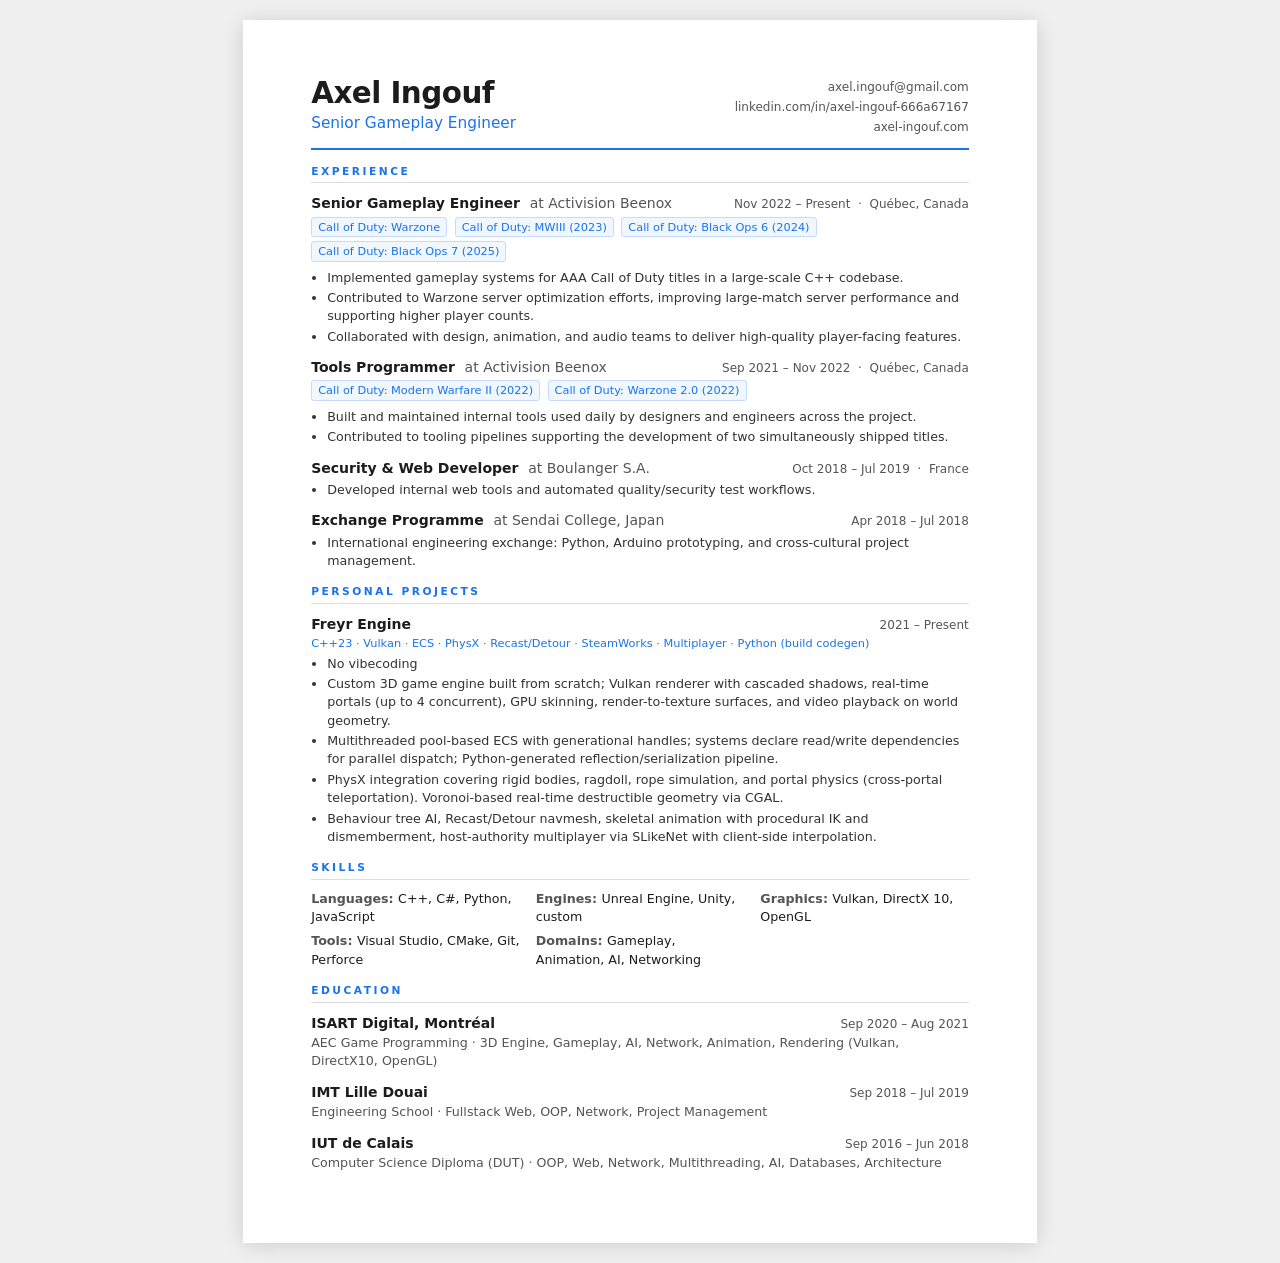
<file: resume/Resume_Ingouf_Axel.html>
<!DOCTYPE html>
<html lang="en">
<head>
<meta charset="UTF-8"/>
<meta name="viewport" content="width=device-width, initial-scale=1.0"/>
<title>Axel Ingouf - Resume</title>
<style>
  *, *::before, *::after { box-sizing: border-box; margin: 0; padding: 0; }

  :root {
    --accent: #1a73e8;
    --text: #1c1c1c;
    --muted: #555;
    --border: #ddd;
    --page: 21cm;
  }

  body {
    font-family: 'Segoe UI', system-ui, -apple-system, sans-serif;
    font-size: 10.5pt;
    color: var(--text);
    background: #f0f0f0;
    line-height: 1.45;
  }

  /* ── Page shell ── */
  .page {
    width: var(--page);
    min-height: 29.7cm;
    margin: 20px auto;
    padding: 1.5cm 1.8cm 1.5cm 1.8cm;
    background: #fff;
    box-shadow: 0 2px 20px rgba(0,0,0,.15);
  }

  /* ── Header ── */
  header {
    display: flex;
    justify-content: space-between;
    align-items: flex-start;
    padding-bottom: 10px;
    border-bottom: 2px solid var(--accent);
    margin-bottom: 14px;
  }

  header h1 {
    font-size: 22pt;
    font-weight: 700;
    letter-spacing: -0.5px;
    line-height: 1.1;
  }

  header .title {
    font-size: 11.5pt;
    color: var(--accent);
    font-weight: 500;
    margin-top: 3px;
  }

  .contact {
    text-align: right;
    font-size: 9pt;
    color: var(--muted);
    line-height: 1.7;
  }

  .contact a { color: var(--muted); text-decoration: none; }

  /* ── Sections ── */
  section { margin-bottom: 14px; }

  .section-title {
    font-size: 8pt;
    font-weight: 700;
    letter-spacing: 2.5px;
    text-transform: uppercase;
    color: var(--accent);
    border-bottom: 1px solid var(--border);
    padding-bottom: 3px;
    margin-bottom: 10px;
  }

  /* ── Experience entries ── */
  .entry { margin-bottom: 11px; }
  .entry:last-child { margin-bottom: 0; }

  .entry-header {
    display: flex;
    justify-content: space-between;
    align-items: baseline;
    margin-bottom: 1px;
  }

  .entry-title {
    font-weight: 700;
    font-size: 10.5pt;
  }

  .entry-company {
    font-weight: 500;
    color: var(--muted);
  }

  .entry-date {
    font-size: 9pt;
    color: var(--muted);
    white-space: nowrap;
    margin-left: 8px;
  }

  .entry-sub {
    font-size: 9.5pt;
    color: var(--muted);
    margin-bottom: 4px;
  }

  ul.bullets {
    padding-left: 16px;
    margin-top: 3px;
  }

  ul.bullets li {
    font-size: 9.5pt;
    margin-bottom: 2px;
    color: #333;
  }

  .shipped-badge {
    display: inline-block;
    font-size: 8.5pt;
    background: #f1f7fe;
    color: var(--accent);
    border: 1px solid #c5dafc;
    border-radius: 3px;
    padding: 1px 6px;
    margin: 2px 3px 2px 0;
  }

  /* ── Skills ── */
  .skills-grid {
    display: grid;
    grid-template-columns: repeat(3, 1fr);
    gap: 6px 16px;
  }

  .skill-row { font-size: 9.5pt; }
  .skill-label { font-weight: 600; color: var(--muted); }

  /* ── Education ── */
  .edu-header {
    display: flex;
    justify-content: space-between;
    align-items: baseline;
  }

  .edu-school { font-weight: 700; }
  .edu-degree { color: var(--muted); font-size: 9.5pt; margin-top: 1px; }

  /* ── Project ── */
  .project-name { font-weight: 700; }
  .project-tags { font-size: 8.5pt; color: var(--accent); margin-bottom: 3px; }

  /* ── Print ── */
  @media print {
    body { background: none; }
    .page {
      margin: 0;
      box-shadow: none;
      padding: 1.1cm 1.5cm;
      width: 100%;
    }
    a { color: inherit !important; }
  }
</style>
</head>
<body>
<div class="page">

  <!-- ══ HEADER ══ -->
  <header>
    <div>
      <h1>Axel Ingouf</h1>
      <div class="title">Senior Gameplay Engineer</div>
    </div>
    <div class="contact">
      <a href="mailto:axel.ingouf@gmail.com">axel.ingouf@gmail.com</a><br/>
      <a href="https://www.linkedin.com/in/axel-ingouf-666a67167/" target="_blank">linkedin.com/in/axel-ingouf-666a67167</a><br/>
      <a href="https://www.axel-ingouf.com/" target="_blank">axel-ingouf.com</a>
    </div>
  </header>

  <!-- ══ EXPERIENCE ══ -->
  <section>
    <div class="section-title">Experience</div>

    <div class="entry">
      <div class="entry-header">
        <span class="entry-title">Senior Gameplay Engineer &nbsp;<span class="entry-company">at Activision Beenox</span></span>
        <span class="entry-date">Nov 2022 – Present &nbsp;·&nbsp; Québec, Canada</span>
      </div>
      <div style="margin-bottom:5px;">
        <span class="shipped-badge">Call of Duty: Warzone</span>
        <span class="shipped-badge">Call of Duty: MWIII (2023)</span>
        <span class="shipped-badge">Call of Duty: Black Ops 6 (2024)</span>
        <span class="shipped-badge">Call of Duty: Black Ops 7 (2025)</span>
      </div>
      <ul class="bullets">
        <li>Implemented gameplay systems for AAA Call of Duty titles in a large-scale C++ codebase.</li>
        <li>Contributed to Warzone server optimization efforts, improving large-match server performance and supporting higher player counts.</li>
        <li>Collaborated with design, animation, and audio teams to deliver high-quality player-facing features.</li>
      </ul>
    </div>

    <div class="entry">
      <div class="entry-header">
        <span class="entry-title">Tools Programmer &nbsp;<span class="entry-company">at Activision Beenox</span></span>
        <span class="entry-date">Sep 2021 – Nov 2022 &nbsp;·&nbsp; Québec, Canada</span>
      </div>
      <div style="margin-bottom:5px;">
        <span class="shipped-badge">Call of Duty: Modern Warfare II (2022)</span>
        <span class="shipped-badge">Call of Duty: Warzone 2.0 (2022)</span>
      </div>
      <ul class="bullets">
        <li>Built and maintained internal tools used daily by designers and engineers across the project.</li>
        <li>Contributed to tooling pipelines supporting the development of two simultaneously shipped titles.</li>
      </ul>
    </div>

    <div class="entry">
      <div class="entry-header">
        <span class="entry-title">Security &amp; Web Developer &nbsp;<span class="entry-company">at Boulanger S.A.</span></span>
        <span class="entry-date">Oct 2018 – Jul 2019 &nbsp;·&nbsp; France</span>
      </div>
      <ul class="bullets">
        <li>Developed internal web tools and automated quality/security test workflows.</li>
      </ul>
    </div>

    <div class="entry">
      <div class="entry-header">
        <span class="entry-title">Exchange Programme &nbsp;<span class="entry-company">at Sendai College, Japan</span></span>
        <span class="entry-date">Apr 2018 – Jul 2018</span>
      </div>
      <ul class="bullets">
        <li>International engineering exchange: Python, Arduino prototyping, and cross-cultural project management.</li>
      </ul>
    </div>
  </section>

  <!-- ══ PROJECTS ══ -->
  <section>
    <div class="section-title">Personal Projects</div>
    <div class="entry">
      <div class="entry-header">
        <span class="project-name">Freyr Engine</span>
        <span class="entry-date">2021 – Present</span>
      </div>
      <div class="project-tags">C++23 · Vulkan · ECS · PhysX · Recast/Detour · SteamWorks · Multiplayer · Python (build codegen)</div>
      <ul class="bullets">
        <li>No vibecoding</li>
        <li>Custom 3D game engine built from scratch; Vulkan renderer with cascaded shadows, real-time portals (up to 4 concurrent), GPU skinning, render-to-texture surfaces, and video playback on world geometry.</li>
        <li>Multithreaded pool-based ECS with generational handles; systems declare read/write dependencies for parallel dispatch; Python-generated reflection/serialization pipeline.</li>
        <li>PhysX integration covering rigid bodies, ragdoll, rope simulation, and portal physics (cross-portal teleportation). Voronoi-based real-time destructible geometry via CGAL.</li>
        <li>Behaviour tree AI, Recast/Detour navmesh, skeletal animation with procedural IK and dismemberment, host-authority multiplayer via SLikeNet with client-side interpolation.</li>
      </ul>
    </div>
  </section>

  <!-- ══ SKILLS ══ -->
  <section>
    <div class="section-title">Skills</div>
    <div class="skills-grid">
      <div class="skill-row"><span class="skill-label">Languages: </span>C++, C#, Python, JavaScript</div>
      <div class="skill-row"><span class="skill-label">Engines: </span>Unreal Engine, Unity, custom</div>
      <div class="skill-row"><span class="skill-label">Graphics: </span>Vulkan, DirectX 10, OpenGL</div>
      <div class="skill-row"><span class="skill-label">Tools: </span>Visual Studio, CMake, Git, Perforce</div>
      <div class="skill-row"><span class="skill-label">Domains: </span>Gameplay, Animation, AI, Networking</div>
    </div>
  </section>

  <!-- ══ EDUCATION ══ -->
  <section>
    <div class="section-title">Education</div>

    <div class="entry">
      <div class="edu-header">
        <span class="edu-school">ISART Digital, Montréal</span>
        <span class="entry-date">Sep 2020 – Aug 2021</span>
      </div>
      <div class="edu-degree">AEC Game Programming · 3D Engine, Gameplay, AI, Network, Animation, Rendering (Vulkan, DirectX10, OpenGL)</div>
    </div>

    <div class="entry">
      <div class="edu-header">
        <span class="edu-school">IMT Lille Douai</span>
        <span class="entry-date">Sep 2018 – Jul 2019</span>
      </div>
      <div class="edu-degree">Engineering School · Fullstack Web, OOP, Network, Project Management</div>
    </div>

    <div class="entry">
      <div class="edu-header">
        <span class="edu-school">IUT de Calais</span>
        <span class="entry-date">Sep 2016 – Jun 2018</span>
      </div>
      <div class="edu-degree">Computer Science Diploma (DUT) · OOP, Web, Network, Multithreading, AI, Databases, Architecture</div>
    </div>
  </section>

</div>
</body>
</html>
</file>
